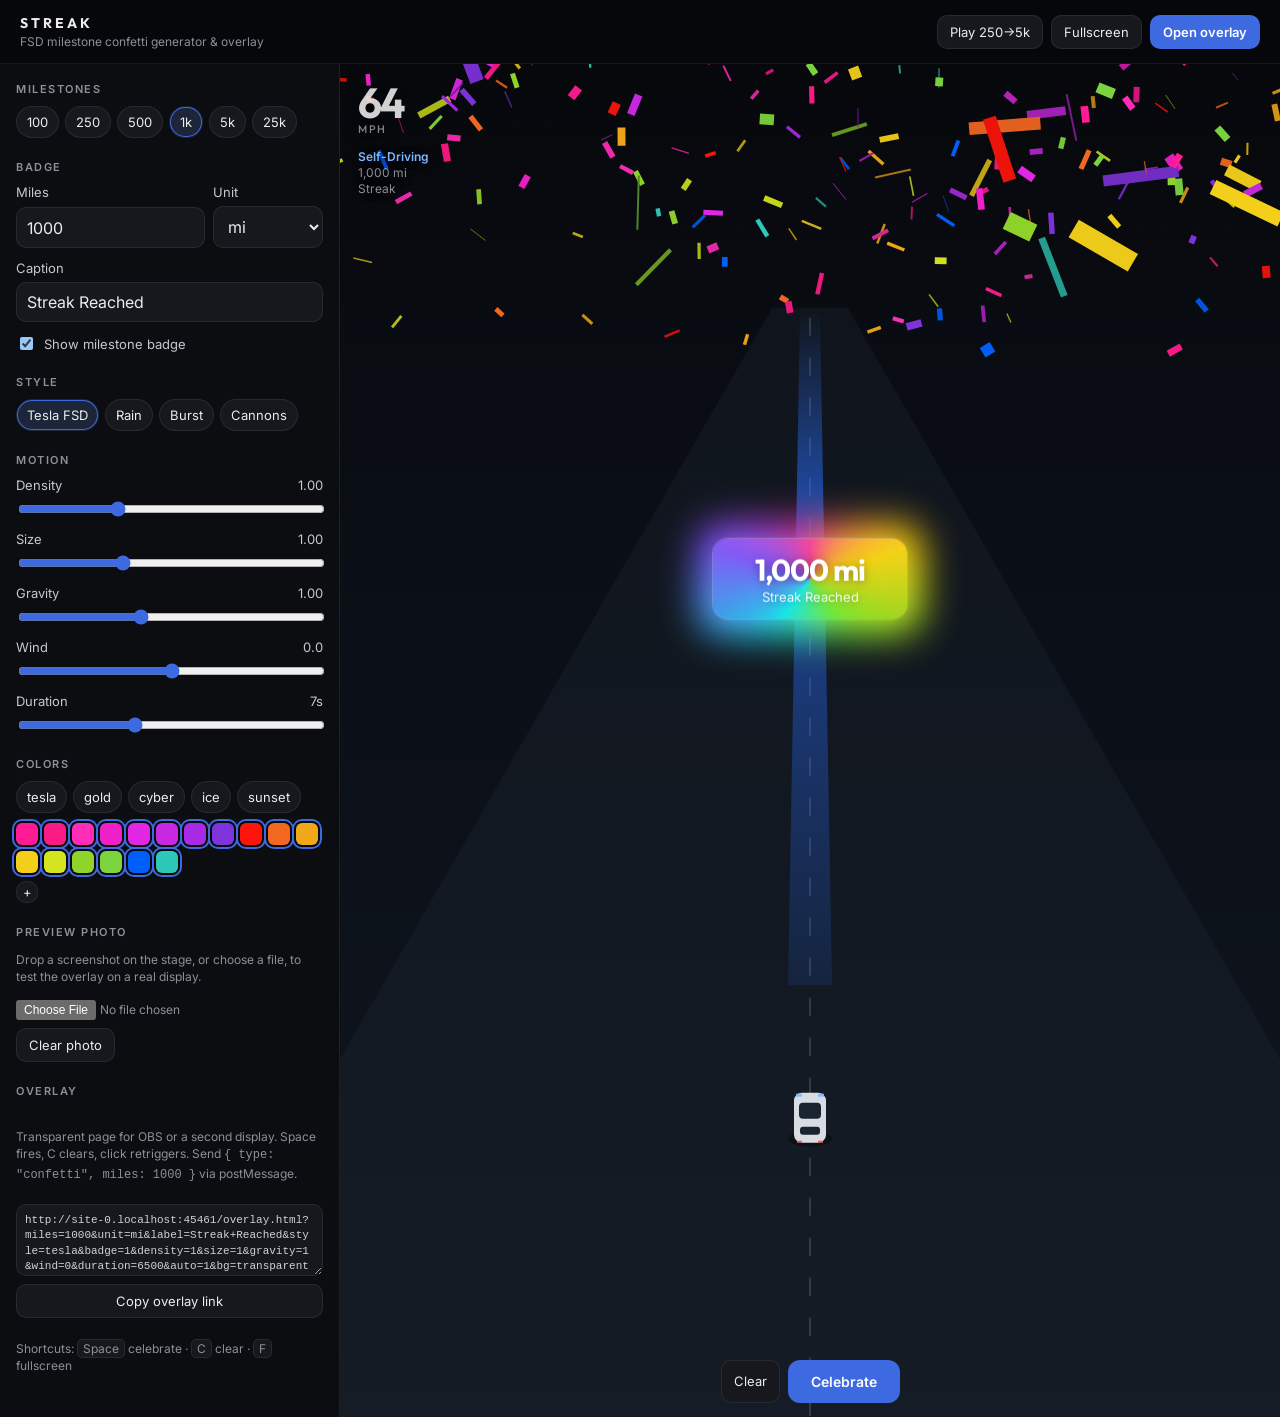
<file: index.html>
<!doctype html>
<html lang="en">
  <head>
    <meta charset="UTF-8" />
    <meta name="viewport" content="width=device-width, initial-scale=1.0" />
    <title>Streak — FSD milestone confetti</title>
    <link rel="preconnect" href="https://fonts.googleapis.com" />
    <link rel="preconnect" href="https://fonts.gstatic.com" crossorigin />
    <link
      href="https://fonts.googleapis.com/css2?family=Inter:wght@400;500;600&family=Outfit:wght@600;700&display=swap"
      rel="stylesheet"
    />
    <link rel="stylesheet" href="./styles.css" />
  </head>
  <body>
    <div class="studio">
      <header class="topbar">
        <div class="brand">
          <strong>STREAK</strong>
          <span>FSD milestone confetti generator & overlay</span>
        </div>
        <div class="top-actions">
          <button class="ghost" id="sequence" type="button">Play 250→5k</button>
          <button class="ghost" id="fullscreen" type="button">Fullscreen</button>
          <button class="primary" id="openOverlay" type="button">Open overlay</button>
        </div>
      </header>

      <div class="layout">
        <aside class="sidebar">
          <section class="section">
            <h2>Milestones</h2>
            <div class="milestones" id="milestones"></div>
          </section>

          <section class="section">
            <h2>Badge</h2>
            <div class="inline">
              <div class="field">
                <label for="miles">Miles</label>
                <input id="miles" type="number" min="0" step="1" value="1000" />
              </div>
              <div class="field">
                <label for="unit">Unit</label>
                <select id="unit">
                  <option value="mi">mi</option>
                  <option value="km">km</option>
                </select>
              </div>
            </div>
            <div class="field">
              <label for="label">Caption</label>
              <input id="label" type="text" value="Streak Reached" />
            </div>
            <label class="check">
              <input id="badgeOn" type="checkbox" checked />
              Show milestone badge
            </label>
          </section>

          <section class="section">
            <h2>Style</h2>
            <div class="styles" id="styles"></div>
          </section>

          <section class="section">
            <h2>Motion</h2>
            <div class="field">
              <div class="row-label"><span>Density</span><span id="densityVal">1.00</span></div>
              <input id="density" type="range" min="0.35" max="2.4" step="0.05" value="1" />
            </div>
            <div class="field">
              <div class="row-label"><span>Size</span><span id="sizeVal">1.00</span></div>
              <input id="size" type="range" min="0.5" max="2" step="0.05" value="1" />
            </div>
            <div class="field">
              <div class="row-label"><span>Gravity</span><span id="gravityVal">1.00</span></div>
              <input id="gravity" type="range" min="0.35" max="2" step="0.05" value="1" />
            </div>
            <div class="field">
              <div class="row-label"><span>Wind</span><span id="windVal">0.0</span></div>
              <input id="wind" type="range" min="-2" max="2" step="0.1" value="0" />
            </div>
            <div class="field">
              <div class="row-label"><span>Duration</span><span id="durationVal">7s</span></div>
              <input id="duration" type="range" min="2000" max="14000" step="250" value="6500" />
            </div>
          </section>

          <section class="section">
            <h2>Colors</h2>
            <div class="chips" id="palettes"></div>
            <div class="swatches" id="swatches" style="margin-top: 10px"></div>
            <label class="swatch-add" style="margin-top: 8px">
              +
              <input id="addColor" type="color" value="#ff2e93" />
            </label>
          </section>

          <section class="section">
            <h2>Preview photo</h2>
            <p class="help">Drop a screenshot on the stage, or choose a file, to test the overlay on a real display.</p>
            <input id="photoInput" type="file" accept="image/*" />
            <div style="height: 8px"></div>
            <button class="ghost" id="clearPhoto" type="button">Clear photo</button>
          </section>

          <section class="section overlay-box">
            <h2>Overlay</h2>
            <p class="help">
              Transparent page for OBS or a second display. Space fires, C clears, click retriggers.
              Send <code>{ type: "confetti", miles: 1000 }</code> via postMessage.
            </p>
            <textarea id="overlayUrl" readonly></textarea>
            <button class="ghost" id="copyOverlay" type="button">Copy overlay link</button>
          </section>

          <p class="help">Shortcuts: <kbd>Space</kbd> celebrate · <kbd>C</kbd> clear · <kbd>F</kbd> fullscreen</p>
        </aside>

        <div class="stage-wrap">
          <div class="stage" id="stage">
            <canvas id="bg"></canvas>
            <img class="stage-photo" id="photo" alt="" />
            <canvas id="fx"></canvas>
            <div class="hud" id="hud">
              <div class="speed">64<small>MPH</small></div>
              <div class="fsd">Self-Driving</div>
              <div class="muted" id="hudStreak">1,000 mi<br />Streak</div>
            </div>
            <div class="badge" id="badge">
              <div class="badge-halo">
                <div class="badge-rainbow"></div>
              </div>
              <div class="badge-face">
                <div class="miles" id="badgeMiles">1,000 mi</div>
                <div class="label" id="badgeLabel">Streak Reached</div>
              </div>
            </div>
            <div class="stage-bar">
              <button class="ghost" id="clear" type="button">Clear</button>
              <button class="primary" id="fire" type="button">Celebrate</button>
            </div>
          </div>
        </div>
      </div>
    </div>
    <script type="module" src="./studio.js"></script>
  </body>
</html>
</file>
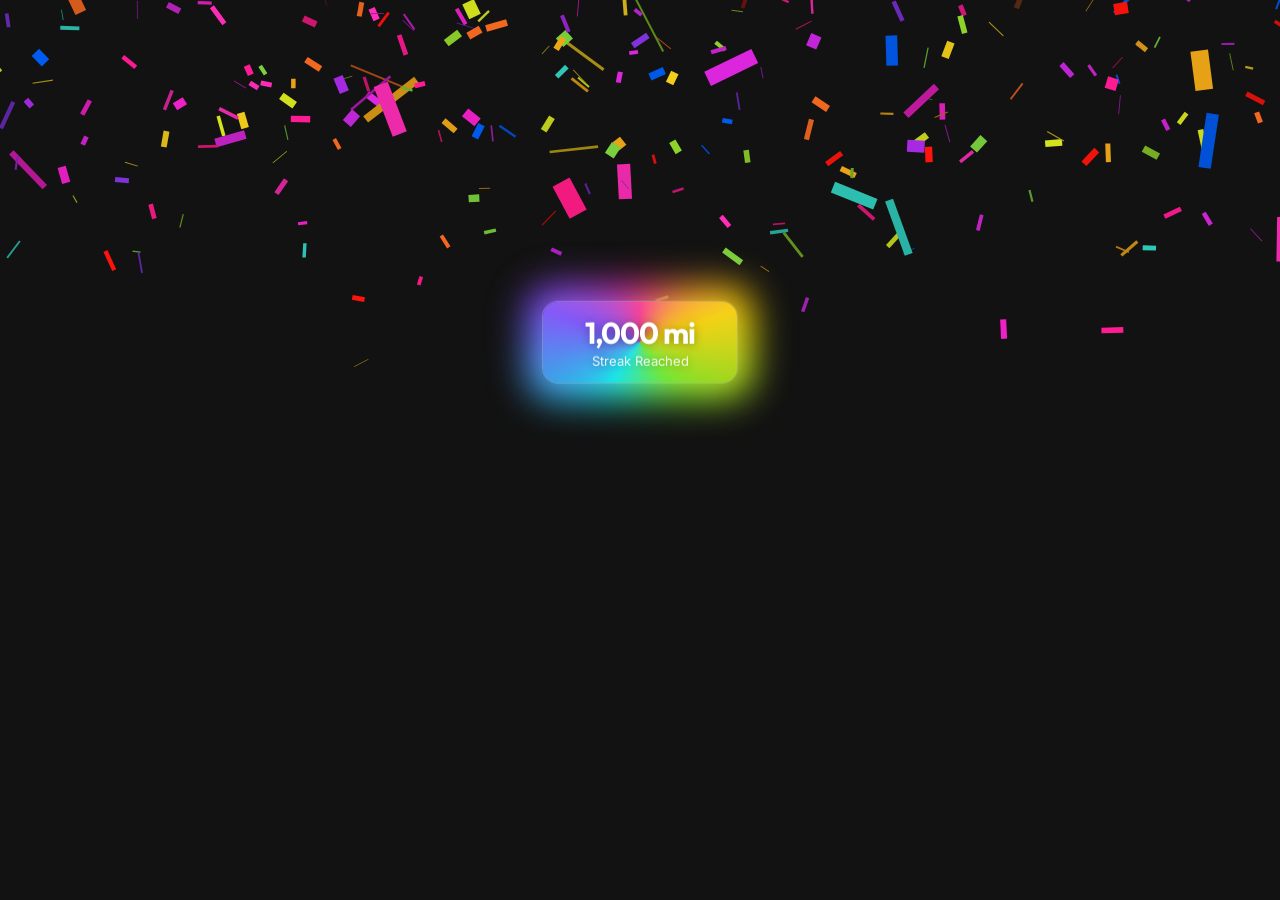
<file: overlay.html>
<!doctype html>
<html lang="en" class="overlay-page">
  <head>
    <meta charset="UTF-8" />
    <meta name="viewport" content="width=device-width, initial-scale=1.0" />
    <title>Streak overlay</title>
    <link rel="preconnect" href="https://fonts.googleapis.com" />
    <link rel="preconnect" href="https://fonts.gstatic.com" crossorigin />
    <link
      href="https://fonts.googleapis.com/css2?family=Inter:wght@400;500;600&family=Outfit:wght@600;700&display=swap"
      rel="stylesheet"
    />
    <link rel="stylesheet" href="./styles.css" />
  </head>
  <body class="overlay-page">
    <div class="overlay-root" id="root">
      <canvas id="bg"></canvas>
      <canvas id="fx"></canvas>
      <div class="badge" id="badge">
        <div class="badge-halo">
          <div class="badge-rainbow"></div>
        </div>
        <div class="badge-face">
          <div class="miles" id="badgeMiles">1,000 mi</div>
          <div class="label" id="badgeLabel">Streak Reached</div>
        </div>
      </div>
    </div>
    <script type="module" src="./overlay.js"></script>
  </body>
</html>
</file>
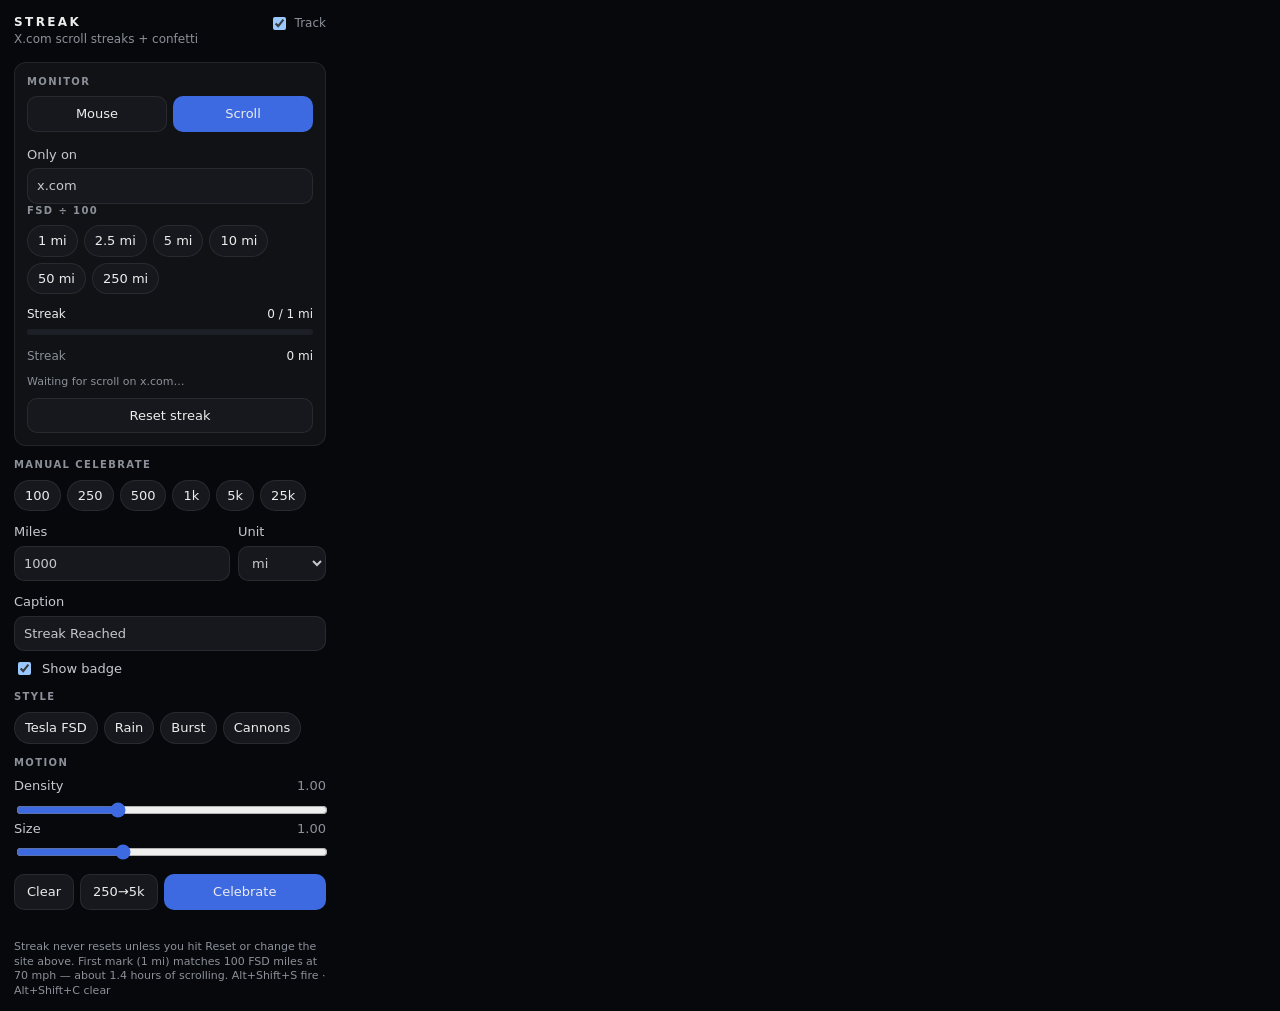
<file: extension/popup.html>
<!doctype html>
<html lang="en">
  <head>
    <meta charset="UTF-8" />
    <meta name="viewport" content="width=device-width, initial-scale=1.0" />
    <title>Streak Confetti</title>
    <link rel="stylesheet" href="popup.css" />
  </head>
  <body>
    <header>
      <div>
        <strong>STREAK</strong>
        <span>X.com scroll streaks + confetti</span>
      </div>
      <label class="switch">
        <input id="tracking" type="checkbox" checked />
        Track
      </label>
    </header>

    <section class="track-card">
      <h2>Monitor</h2>
      <div class="mode" id="trackMode">
        <button type="button" data-mode="mouse">Mouse</button>
        <button type="button" data-mode="scroll" class="active">Scroll</button>
      </div>

      <label>
        Only on
        <input id="trackUrl" type="text" value="x.com" placeholder="x.com or any URL" />
      </label>

      <h2>FSD ÷ 100</h2>
      <div class="chips" id="autoMilestones"></div>

      <div class="progress">
        <div class="progress-top">
          <span id="progressLabel">Streak</span>
          <span id="progressValue">0 / 1 mi</span>
        </div>
        <div class="bar"><i id="progressBar"></i></div>
      </div>

      <dl class="stats" id="stats">
        <div><dt>Streak</dt><dd id="statAll">0 mi</dd></div>
      </dl>
      <p class="live" id="live">Waiting for scroll on x.com…</p>
      <button class="ghost slim" id="resetScope" type="button">Reset streak</button>
    </section>

    <section>
      <h2>Manual celebrate</h2>
      <div class="chips" id="milestones"></div>
    </section>

    <section class="row">
      <label>
        Miles
        <input id="miles" type="number" min="0" step="1" value="1000" />
      </label>
      <label>
        Unit
        <select id="unit">
          <option value="mi">mi</option>
          <option value="km">km</option>
        </select>
      </label>
    </section>

    <section>
      <label>
        Caption
        <input id="label" type="text" value="Streak Reached" />
      </label>
      <label class="check">
        <input id="badge" type="checkbox" checked />
        Show badge
      </label>
    </section>

    <section>
      <h2>Style</h2>
      <div class="chips" id="styles"></div>
    </section>

    <section>
      <h2>Motion</h2>
      <label class="slider">
        <span>Density <em id="densityVal">1.00</em></span>
        <input id="density" type="range" min="0.35" max="2.4" step="0.05" value="1" />
      </label>
      <label class="slider">
        <span>Size <em id="sizeVal">1.00</em></span>
        <input id="size" type="range" min="0.5" max="2" step="0.05" value="1" />
      </label>
    </section>

    <div class="actions">
      <button class="ghost" id="clear" type="button">Clear</button>
      <button class="ghost" id="sequence" type="button">250→5k</button>
      <button class="primary" id="fire" type="button">Celebrate</button>
    </div>

    <p class="status" id="status"></p>
    <p class="help">
      Streak never resets unless you hit Reset or change the site above.
      First mark (1 mi) matches 100 FSD miles at 70 mph — about 1.4 hours of scrolling.
      Alt+Shift+S fire · Alt+Shift+C clear
    </p>
    <script src="units.js"></script>
    <script src="popup.js"></script>
  </body>
</html>
</file>
<file: styles.css>
:root {
  --bg: #07080b;
  --panel: #101216;
  --panel-2: #16181d;
  --line: rgba(255, 255, 255, 0.08);
  --text: #ececec;
  --muted: #8b9099;
  --blue: #3e6ae1;
  --blue-2: #5b84f0;
  color-scheme: dark;
}

* {
  box-sizing: border-box;
}

html,
body {
  margin: 0;
  min-height: 100%;
  background: var(--bg);
  color: var(--text);
  font-family: Inter, ui-sans-serif, system-ui, -apple-system, sans-serif;
}

button,
input,
select {
  font: inherit;
  color: inherit;
}

button {
  cursor: pointer;
}

.studio {
  min-height: 100dvh;
  display: grid;
  grid-template-rows: auto 1fr;
}

.topbar {
  display: flex;
  align-items: center;
  justify-content: space-between;
  gap: 16px;
  padding: 14px 20px;
  border-bottom: 1px solid var(--line);
  background: rgba(7, 8, 11, 0.92);
  backdrop-filter: blur(12px);
  position: sticky;
  top: 0;
  z-index: 5;
}

.brand {
  display: flex;
  flex-direction: column;
  gap: 2px;
}

.brand strong {
  font-family: Outfit, Inter, sans-serif;
  font-weight: 700;
  letter-spacing: 0.22em;
  font-size: 14px;
}

.brand span {
  color: var(--muted);
  font-size: 12px;
}

.top-actions {
  display: flex;
  gap: 8px;
  flex-wrap: wrap;
}

.ghost,
.primary,
.chip,
.swatch-add {
  border: 1px solid var(--line);
  background: var(--panel-2);
  border-radius: 10px;
  padding: 8px 12px;
  font-size: 13px;
}

.ghost:hover,
.chip:hover {
  border-color: rgba(255, 255, 255, 0.18);
}

.primary {
  background: var(--blue);
  border-color: transparent;
  color: white;
  font-weight: 600;
}

.primary:hover {
  background: var(--blue-2);
}

.layout {
  display: grid;
  grid-template-columns: 340px 1fr;
  min-height: 0;
}

.sidebar {
  border-right: 1px solid var(--line);
  padding: 18px 16px 32px;
  overflow: auto;
  background: #0c0d11;
}

.stage-wrap {
  position: relative;
  min-height: 560px;
}

.stage {
  position: absolute;
  inset: 0;
  overflow: hidden;
  background: #07080c;
}

#bg,
#fx {
  position: absolute;
  inset: 0;
  width: 100%;
  height: 100%;
  display: block;
}

.stage-photo {
  position: absolute;
  inset: 0;
  width: 100%;
  height: 100%;
  object-fit: cover;
  display: none;
}

.stage.has-photo .stage-photo {
  display: block;
}

.hud {
  position: absolute;
  inset: 18px auto auto 18px;
  color: rgba(255, 255, 255, 0.82);
  font-size: 12px;
  line-height: 1.35;
  pointer-events: none;
  text-shadow: 0 1px 8px rgba(0, 0, 0, 0.5);
}

.hud .speed {
  font-family: Outfit, sans-serif;
  font-size: 42px;
  font-weight: 700;
  letter-spacing: -0.04em;
  line-height: 1;
}

.hud .speed small {
  display: block;
  font-size: 11px;
  letter-spacing: 0.14em;
  color: rgba(255, 255, 255, 0.5);
  font-weight: 500;
}

.hud .fsd {
  margin-top: 14px;
  color: #7eb6ff;
  font-weight: 600;
}

.hud .muted {
  color: rgba(255, 255, 255, 0.55);
}

.badge {
  position: absolute;
  left: 50%;
  top: 38%;
  transform: translate(-50%, -50%) scale(0.92);
  text-align: center;
  color: white;
  opacity: 0;
  pointer-events: none;
  isolation: isolate;
  overflow: visible;
  background: none;
  border: 0;
  padding: 0;
  transition: opacity 280ms ease, transform 420ms cubic-bezier(0.2, 0.8, 0.2, 1);
}

.badge-halo {
  position: absolute;
  inset: -16px;
  border-radius: 28px;
  overflow: hidden;
  z-index: -1;
  pointer-events: none;
  filter: blur(18px);
}

.badge-rainbow {
  position: absolute;
  inset: -160%;
  border-radius: 24px;
  background: conic-gradient(
    from 0deg,
    #ff2e93,
    #ffd600,
    #7cff3a,
    #18ffff,
    #7c4dff,
    #ff2e93
  );
  opacity: 0.95;
  animation: badge-orbit 7s linear infinite;
  animation-play-state: paused;
}

.badge-face {
  position: relative;
  overflow: hidden;
  isolation: isolate;
  min-width: 196px;
  padding: 16px 30px 14px;
  border-radius: 16px;
  background: rgba(22, 26, 34, 0.16);
  border: 1px solid rgba(255, 255, 255, 0.28);
  box-shadow: 0 0 24px rgba(255, 255, 255, 0.08);
  backdrop-filter: blur(18px) saturate(1.25);
}

.badge-face::before {
  content: "";
  position: absolute;
  inset: -160%;
  border-radius: 24px;
  background: conic-gradient(
    from 0deg,
    #ff2e93,
    #ffd600,
    #7cff3a,
    #18ffff,
    #7c4dff,
    #ff2e93
  );
  opacity: 0.88;
  z-index: 0;
  animation: badge-orbit 7s linear infinite;
  animation-play-state: paused;
}

.badge-face::after {
  content: "";
  position: absolute;
  inset: 0;
  border-radius: inherit;
  background: linear-gradient(
    180deg,
    rgba(255, 255, 255, 0.1),
    rgba(16, 20, 28, 0.08)
  );
  z-index: 0;
}

.badge.on {
  opacity: 1;
  transform: translate(-50%, -50%) scale(1);
}

.badge.on .badge-rainbow,
.badge.on .badge-face::before {
  animation-play-state: running;
}

@keyframes badge-orbit {
  to {
    transform: rotate(360deg);
  }
}

.badge .miles {
  position: relative;
  z-index: 1;
  font-family: Outfit, Inter, sans-serif;
  font-size: 30px;
  font-weight: 700;
  letter-spacing: -0.03em;
  line-height: 1.05;
  text-shadow: 0 1px 10px rgba(0, 0, 0, 0.35);
}

.badge .label {
  position: relative;
  z-index: 1;
  margin-top: 3px;
  font-size: 13px;
  color: rgba(255, 255, 255, 0.92);
  text-shadow: 0 1px 8px rgba(0, 0, 0, 0.3);
}

.stage-bar {
  position: absolute;
  left: 16px;
  right: 16px;
  bottom: 16px;
  z-index: 4;
  display: flex;
  gap: 8px;
  justify-content: center;
  flex-wrap: wrap;
}

.stage-bar .primary {
  padding: 12px 22px;
  font-size: 14px;
  border-radius: 12px;
}

.section {
  margin-bottom: 22px;
}

.section h2 {
  margin: 0 0 10px;
  font-size: 11px;
  letter-spacing: 0.14em;
  text-transform: uppercase;
  color: var(--muted);
  font-weight: 600;
}

.milestones,
.styles,
.chips {
  display: flex;
  flex-wrap: wrap;
  gap: 6px;
}

.chip {
  padding: 7px 10px;
  border-radius: 999px;
}

.chip.active,
.swatch.active {
  border-color: transparent;
  background: #1d2638;
  box-shadow: inset 0 0 0 1px var(--blue);
}

.field {
  display: grid;
  gap: 6px;
  margin-bottom: 12px;
}

.field label,
.field .row-label {
  display: flex;
  justify-content: space-between;
  color: #c5c8ce;
  font-size: 13px;
}

.field input[type="range"] {
  width: 100%;
  accent-color: var(--blue);
}

.field input[type="text"],
.field input[type="number"],
.field select {
  width: 100%;
  background: var(--panel-2);
  border: 1px solid var(--line);
  border-radius: 10px;
  padding: 9px 10px;
}

input[type="file"] {
  width: 100%;
  font-size: 12px;
  color: var(--muted);
}

.inline {
  display: grid;
  grid-template-columns: 1fr 110px;
  gap: 8px;
}

.check {
  display: flex;
  align-items: center;
  gap: 8px;
  font-size: 13px;
  color: #c5c8ce;
  margin: 8px 0;
}

.swatches {
  display: flex;
  flex-wrap: wrap;
  gap: 6px;
  align-items: center;
}

.swatch {
  width: 22px;
  height: 22px;
  border-radius: 6px;
  border: 1px solid rgba(255, 255, 255, 0.15);
  padding: 0;
}

.swatch.active {
  box-shadow: 0 0 0 2px #07080b, 0 0 0 4px var(--blue);
}

.swatch-add {
  width: 22px;
  height: 22px;
  padding: 0;
  display: grid;
  place-items: center;
  position: relative;
}

.swatch-add input {
  position: absolute;
  inset: 0;
  opacity: 0;
  cursor: pointer;
}

.help {
  color: var(--muted);
  font-size: 12px;
  line-height: 1.45;
}

.help kbd {
  font-family: Inter, sans-serif;
  border: 1px solid var(--line);
  border-radius: 5px;
  padding: 1px 5px;
  background: var(--panel-2);
}

.overlay-box {
  display: grid;
  gap: 8px;
}

.overlay-box textarea {
  width: 100%;
  min-height: 72px;
  resize: vertical;
  background: var(--panel-2);
  border: 1px solid var(--line);
  border-radius: 10px;
  padding: 8px;
  color: #cfd3da;
  font-size: 11px;
  line-height: 1.4;
}

body.overlay-page,
html.overlay-page {
  background: transparent !important;
}

.overlay-page body,
body.overlay-page {
  background: transparent !important;
  overflow: hidden;
}

.overlay-root {
  position: fixed;
  inset: 0;
  background: transparent;
}

.overlay-root.bg-black {
  background: #050608;
}

.overlay-root.bg-viz {
  background: #07080c;
}

.overlay-root #bg,
.overlay-root #fx {
  position: absolute;
  inset: 0;
  width: 100%;
  height: 100%;
}

@media (max-width: 860px) {
  .topbar {
    align-items: flex-start;
    flex-direction: column;
  }

  .layout {
    grid-template-columns: 1fr;
  }

  .sidebar {
    border-right: 0;
    border-top: 1px solid var(--line);
    order: 2;
  }

  .stage-wrap {
    order: 1;
    min-height: 62dvh;
  }

  .hud .speed {
    font-size: 32px;
  }
}
</file>
<file: extension/popup.css>
:root {
  color-scheme: dark;
  --bg: #07080b;
  --panel: #16181d;
  --line: rgba(255, 255, 255, 0.08);
  --text: #ececec;
  --muted: #8b9099;
  --blue: #3e6ae1;
}

* {
  box-sizing: border-box;
}

body {
  margin: 0;
  width: 340px;
  padding: 14px 14px 12px;
  background: var(--bg);
  color: var(--text);
  font: 13px/1.35 ui-sans-serif, system-ui, -apple-system, sans-serif;
}

header {
  display: flex;
  align-items: flex-start;
  justify-content: space-between;
  gap: 10px;
  margin-bottom: 14px;
}

.switch {
  display: flex;
  align-items: center;
  gap: 6px;
  font-size: 12px;
  color: var(--muted);
  margin: 0;
}

.mode {
  display: grid;
  grid-template-columns: 1fr 1fr;
  gap: 6px;
  margin-bottom: 14px;
}

.mode button {
  border: 1px solid var(--line);
  background: var(--panel);
  border-radius: 10px;
  padding: 8px 10px;
}

.mode button.active {
  background: #3e6ae1;
  border-color: transparent;
}

#autoMilestones .chip.hit {
  background: #1d2638;
  box-shadow: inset 0 0 0 1px #8fd42a;
}

#autoMilestones .chip.next {
  background: #3e6ae1;
  border-color: transparent;
}

.track-card {
  background: #101216;
  border: 1px solid var(--line);
  border-radius: 12px;
  padding: 12px;
}

.progress {
  margin: 12px 0 10px;
}

.progress-top {
  display: flex;
  justify-content: space-between;
  gap: 8px;
  font-size: 12px;
  margin-bottom: 6px;
}

.bar {
  height: 6px;
  border-radius: 99px;
  background: #1c1f26;
  overflow: hidden;
}

.bar i {
  display: block;
  height: 100%;
  width: 0;
  background: linear-gradient(90deg, #ff1b94, #f3ce1b, #8fd42a);
}

.stats {
  margin: 0 0 8px;
}

.stats div {
  display: flex;
  justify-content: space-between;
  gap: 10px;
  padding: 3px 0;
  color: var(--muted);
  font-size: 12px;
}

.stats dd {
  margin: 0;
  color: var(--text);
}

.slim {
  width: 100%;
  border-radius: 10px;
}

.live {
  margin: 0 0 8px;
  font-size: 11px;
  color: var(--muted);
}

.live.on {
  color: #8fd42a;
}

header strong {
  display: block;
  letter-spacing: 0.2em;
  font-size: 12px;
}

header span {
  color: var(--muted);
  font-size: 12px;
}

section {
  margin-bottom: 12px;
}

h2 {
  margin: 0 0 8px;
  font-size: 10px;
  letter-spacing: 0.14em;
  text-transform: uppercase;
  color: var(--muted);
}

.chips {
  display: flex;
  flex-wrap: wrap;
  gap: 6px;
}

button,
input,
select {
  font: inherit;
  color: inherit;
}

button {
  cursor: pointer;
}

.chips button,
.ghost,
.primary {
  border: 1px solid var(--line);
  background: var(--panel);
  border-radius: 999px;
  padding: 6px 10px;
}

.chips button.active,
.primary {
  background: #3e6ae1;
  border-color: transparent;
}

.ghost,
.primary {
  border-radius: 10px;
  padding: 8px 12px;
}

.row {
  display: grid;
  grid-template-columns: 1fr 88px;
  gap: 8px;
}

label {
  display: grid;
  gap: 5px;
  color: #c5c8ce;
}

input[type="text"],
input[type="number"],
select {
  width: 100%;
  background: var(--panel);
  border: 1px solid var(--line);
  border-radius: 10px;
  padding: 8px 9px;
}

.check {
  display: flex;
  align-items: center;
  gap: 8px;
  margin-top: 8px;
}

.slider span {
  display: flex;
  justify-content: space-between;
}

.slider em {
  font-style: normal;
  color: var(--muted);
}

.slider input {
  width: 100%;
  accent-color: var(--blue);
}

.actions {
  display: flex;
  gap: 6px;
  margin-top: 4px;
}

.actions .primary {
  flex: 1;
}

.status {
  min-height: 16px;
  margin: 8px 0 0;
  color: #ff8a8a;
  font-size: 12px;
}

.help {
  margin: 6px 0 0;
  color: var(--muted);
  font-size: 11px;
}
</file>
